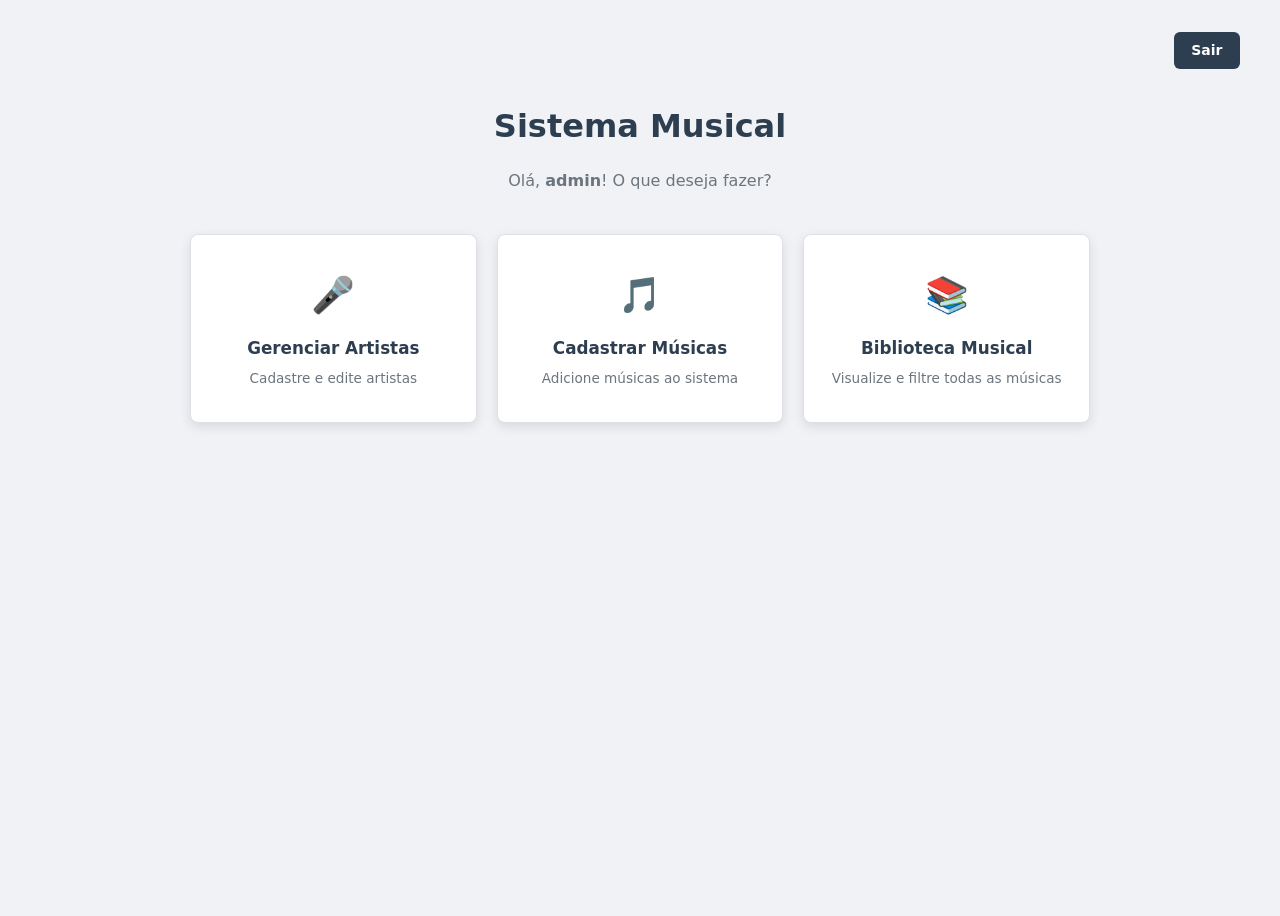
<file: projeto_musical/index.html>
<!DOCTYPE html>
<html lang="pt-br">
<head>
    <meta charset="UTF-8">
    <meta name="viewport" content="width=device-width, initial-scale=1.0">
    <title>Menu Principal Sistema Musical</title>
    <link rel="icon" href="data:image/svg+xml,<svg xmlns=%27http://www.w3.org/2000/svg%27 viewBox=%270 0 100 100%27><text y=%27.9em%27 font-size=%2790%27>🎵</text></svg>">
    <link rel="stylesheet" href="styles.css">
</head>
<body>
    <div class="container">
        <!-- Barra superior com o botão Sair -->
        <div class="topbar">
            <a href="login.html" class="btn-back">Sair</a>
        </div>

        <!-- Cabeçalho da página de boas-vindas -->
        <div class="page-header">
            <h1>Sistema Musical</h1>
            <p>Olá, <strong>admin</strong>! O que deseja fazer?</p>
        </div>

        <!-- Grade com os cards de navegação do menu -->
        <div class="menu-grid">
            <div class="menu-card">
                <a href="cadastro_artista.html">
                    <div class="menu-card-icon">🎤</div>
                    <div class="menu-card-title">Gerenciar Artistas</div>
                    <div class="menu-card-desc">Cadastre e edite artistas</div>
                </a>
            </div>

            <div class="menu-card">
                <a href="cadastro_musica.html">
                    <div class="menu-card-icon">🎵</div>
                    <div class="menu-card-title">Cadastrar Músicas</div>
                    <div class="menu-card-desc">Adicione músicas ao sistema</div>
                </a>
            </div>

            <div class="menu-card">
                <a href="listagem_musicas.html">
                    <div class="menu-card-icon">📚</div>
                    <div class="menu-card-title">Biblioteca Musical</div>
                    <div class="menu-card-desc">Visualize e filtre todas as músicas</div>
                </a>
            </div>
        </div>
    </div>
</body>
</html>
</file>
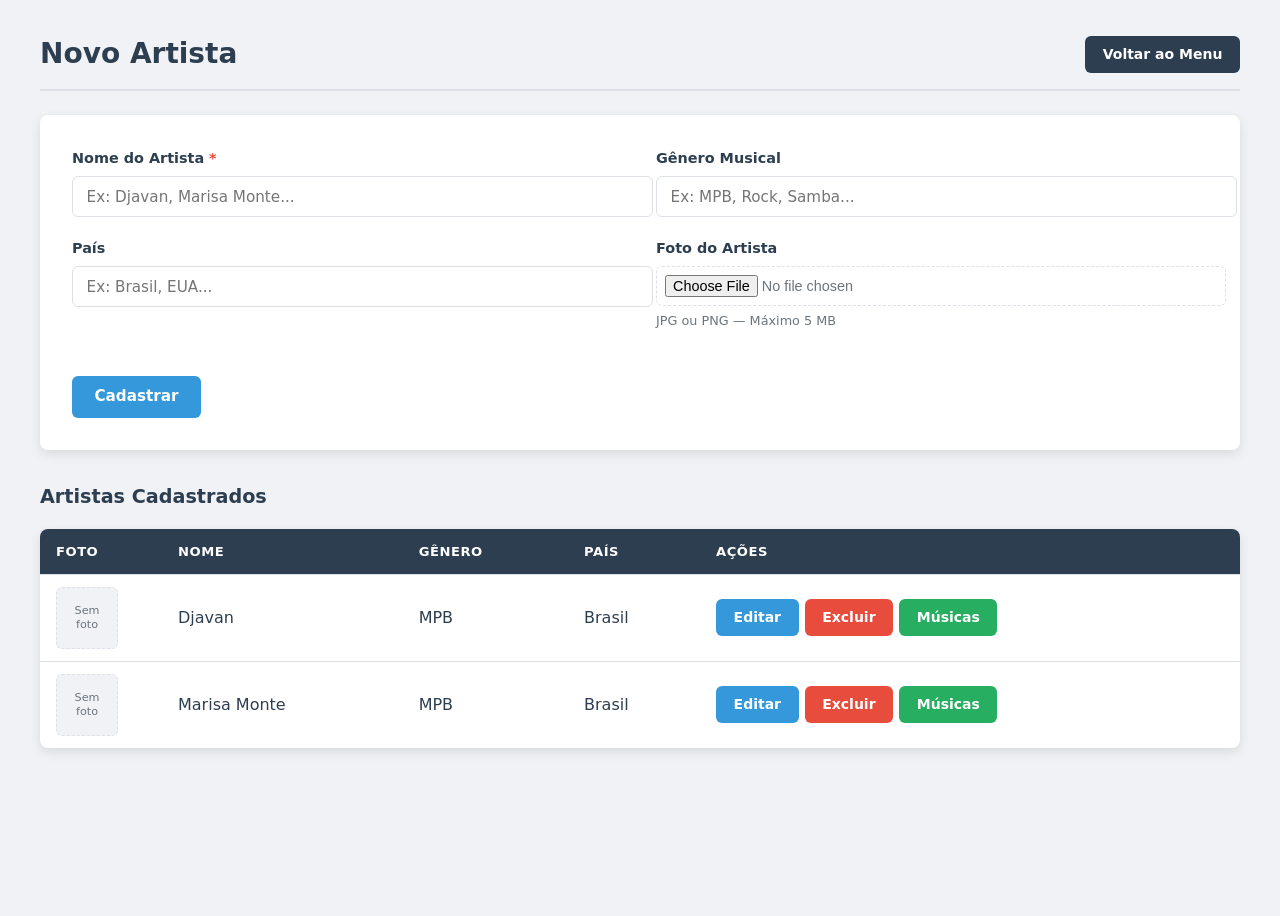
<file: projeto_musical/cadastro_artista.html>
<!DOCTYPE html>
<html lang="pt-br">
<head>
    <meta charset="UTF-8">
    <meta name="viewport" content="width=device-width, initial-scale=1.0">
    <title>Novo Artista - Sistema Musical</title>
    <link rel="icon" href="data:image/svg+xml,<svg xmlns=%27http://www.w3.org/2000/svg%27 viewBox=%270 0 100 100%27><text y=%27.9em%27 font-size=%2790%27>🎵</text></svg>">
    <link rel="stylesheet" href="styles.css">
</head>
<body>
    <div class="container">
        <!-- Cabeçalho da página com o botão de voltar ao menu -->
        <div class="page-header-bar">
            <h2>Novo Artista</h2>
            <div class="header-actions">
                <a href="index.html" class="btn-back">Voltar ao Menu</a>
            </div>
        </div>

        <!-- Formulário de cadastro do artista -->
        <form method="post" action="#" enctype="multipart/form-data">
            <div class="form-grid">
                <div class="form-group">
                    <label for="nome">Nome do Artista <span style="color:var(--red)">*</span></label>
                    <input type="text" id="nome" name="nome" required placeholder="Ex: Djavan, Marisa Monte...">
                </div>

                <div class="form-group">
                    <label for="genero">Gênero Musical</label>
                    <input type="text" id="genero" name="genero" placeholder="Ex: MPB, Rock, Samba...">
                </div>

                <div class="form-group">
                    <label for="pais">País</label>
                    <input type="text" id="pais" name="pais" placeholder="Ex: Brasil, EUA...">
                </div>

                <div class="form-group">
                    <label for="imagem">Foto do Artista</label>
                    <input type="file" id="imagem" name="imagem" accept="image/*">
                    <small>JPG ou PNG — Máximo 5 MB</small>
                </div>
            </div>

            <div class="form-actions">
                <button type="submit" class="btn-primary">Cadastrar</button>
            </div>
        </form>

        <!-- Tabela de Artistas Cadastrados (dados fixos nesta fase) -->
        <h3>Artistas Cadastrados</h3>
        <div class="table-container">
            <table>
                <thead>
                    <tr>
                        <th class="col-foto">Foto</th>
                        <th>Nome</th>
                        <th>Gênero</th>
                        <th>País</th>
                        <th class="col-acoes">Ações</th>
                    </tr>
                </thead>
                <tbody>
                    <tr>
                        <td><div class="no-image">Sem<br>foto</div></td>
                        <td>Djavan</td>
                        <td>MPB</td>
                        <td>Brasil</td>
                        <td>
                            <div class="action-buttons">
                                <a href="#" class="btn-edit">Editar</a>
                                <a href="#" class="btn-delete">Excluir</a>
                                <a href="cadastro_musica.html" class="btn-music">Músicas</a>
                            </div>
                        </td>
                    </tr>
                    <tr>
                        <td><div class="no-image">Sem<br>foto</div></td>
                        <td>Marisa Monte</td>
                        <td>MPB</td>
                        <td>Brasil</td>
                        <td>
                            <div class="action-buttons">
                                <a href="#" class="btn-edit">Editar</a>
                                <a href="#" class="btn-delete">Excluir</a>
                                <a href="cadastro_musica.html" class="btn-music">Músicas</a>
                            </div>
                        </td>
                    </tr>
                </tbody>
            </table>
        </div>
    </div>
</body>
</html>
</file>
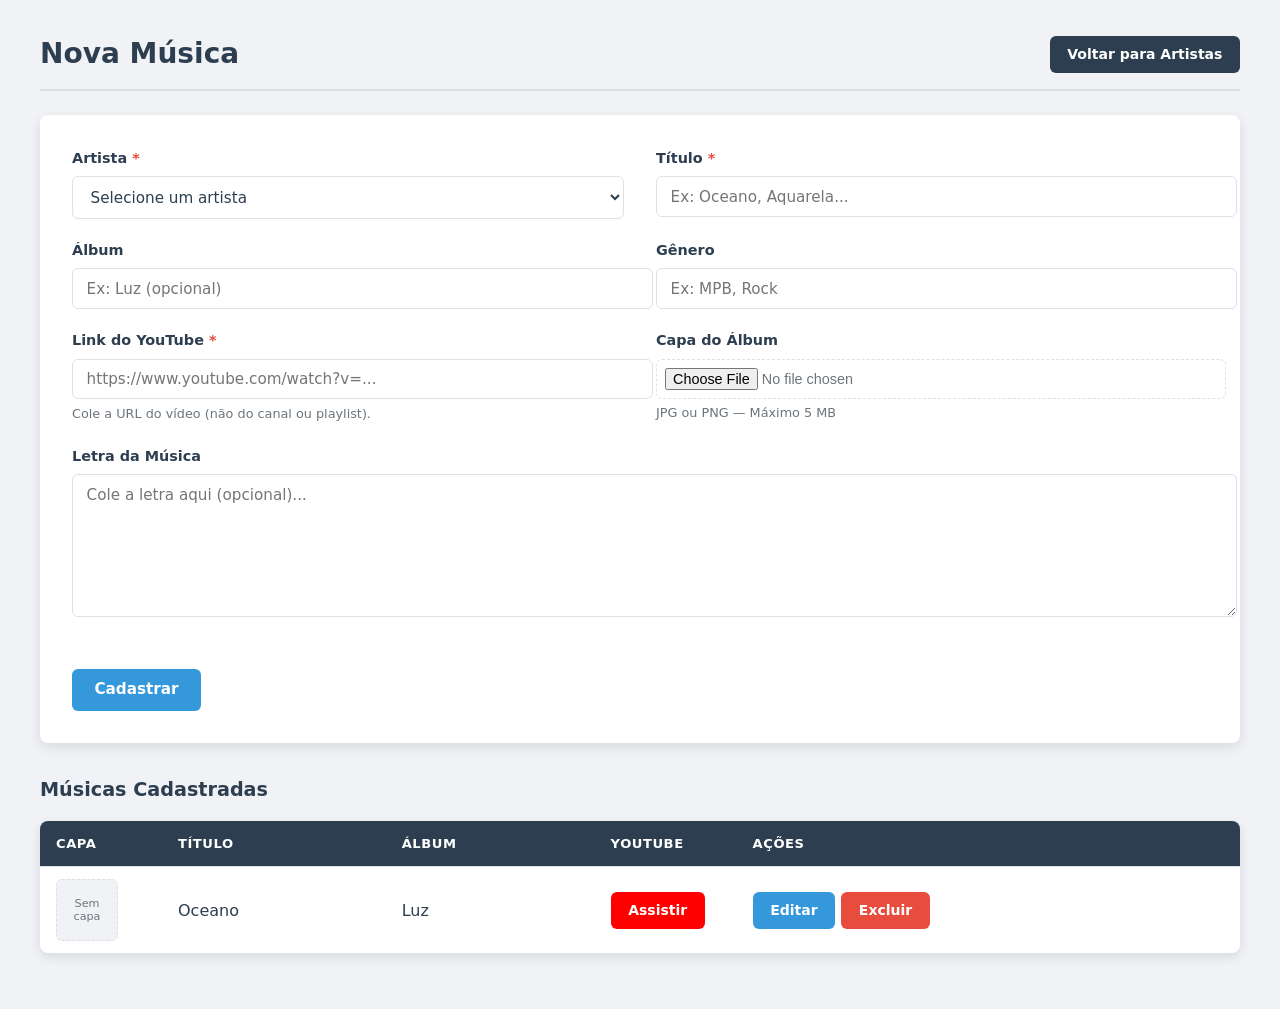
<file: projeto_musical/cadastro_musica.html>
<!DOCTYPE html>
<html lang="pt-br">
<head>
    <meta charset="UTF-8">
    <meta name="viewport" content="width=device-width, initial-scale=1.0">
    <title>Nova Música - Sistema Musical</title>
    <link rel="icon" href="data:image/svg+xml,<svg xmlns=%27http://www.w3.org/2000/svg%27 viewBox=%270 0 100 100%27><text y=%27.9em%27 font-size=%2790%27>🎵</text></svg>">
    <link rel="stylesheet" href="styles.css">
</head>
<body>
    <div class="container">
        <!-- Cabeçalho com o botão de voltar para Artistas -->
        <div class="page-header-bar">
            <h2>Nova Música</h2>
            <div class="header-actions">
                <a href="cadastro_artista.html" class="btn-back">Voltar para Artistas</a>
            </div>
        </div>

        <!-- Formulário de cadastro da música -->
        <form method="post" action="#" enctype="multipart/form-data">
            <div class="form-grid">
                <!-- Linha 1: Artista e Título -->
                <div class="form-group">
                    <label for="artista_id">Artista <span style="color:var(--red)">*</span></label>
                    <select name="artista_id" id="artista_id" required>
                        <option value="">Selecione um artista</option>
                        <option value="1">Djavan</option>
                        <option value="2">Marisa Monte</option>
                    </select>
                </div>

                <div class="form-group">
                    <label for="titulo">Título <span style="color:var(--red)">*</span></label>
                    <input type="text" id="titulo" name="titulo" required placeholder="Ex: Oceano, Aquarela...">
                </div>

                <!-- Linha 2: Álbum e Gênero -->
                <div class="form-group">
                    <label for="album">Álbum</label>
                    <input type="text" id="album" name="album" placeholder="Ex: Luz (opcional)">
                </div>

                <div class="form-group">
                    <label for="genero">Gênero</label>
                    <input type="text" id="genero" name="genero" placeholder="Ex: MPB, Rock">
                </div>

                <!-- Linha 3: Link do YouTube e Capa -->
                <div class="form-group">
                    <label for="youtube_link">Link do YouTube <span style="color:var(--red)">*</span></label>
                    <input type="url" id="youtube_link" name="youtube_link" required placeholder="https://www.youtube.com/watch?v=...">
                    <small>Cole a URL do vídeo (não do canal ou playlist).</small>
                </div>

                <div class="form-group">
                    <label for="imagem_capa">Capa do Álbum</label>
                    <input type="file" id="imagem_capa" name="imagem_capa" accept="image/*">
                    <small>JPG ou PNG — Máximo 5 MB</small>
                </div>

                <!-- Linha 4: Letra (ocupa as duas colunas com a classe full) -->
                <div class="form-group full">
                    <label for="letra">Letra da Música</label>
                    <textarea id="letra" name="letra" placeholder="Cole a letra aqui (opcional)..."></textarea>
                </div>
            </div>

            <div class="form-actions">
                <button type="submit" class="btn-primary">Cadastrar</button>
            </div>
        </form>

        <!-- Tabela de Músicas Cadastradas (dados fixos) -->
        <h3>Músicas Cadastradas</h3>
        <div class="table-container">
            <table>
                <thead>
                    <tr>
                        <th class="col-capa">Capa</th>
                        <th>Título</th>
                        <th>Álbum</th>
                        <th class="col-youtube">YouTube</th>
                        <th class="col-acoes">Ações</th>
                    </tr>
                </thead>
                <tbody>
                    <tr>
                        <td><div class="no-image">Sem<br>capa</div></td>
                        <td>Oceano</td>
                        <td>Luz</td>
                        <td><a href="#" target="_blank" class="btn-youtube">Assistir</a></td>
                        <td>
                            <div class="action-buttons">
                                <a href="#" class="btn-edit">Editar</a>
                                <a href="#" class="btn-delete">Excluir</a>
                            </div>
                        </td>
                    </tr>
                </tbody>
            </table>
        </div>
    </div>
</body>
</html>
</file>
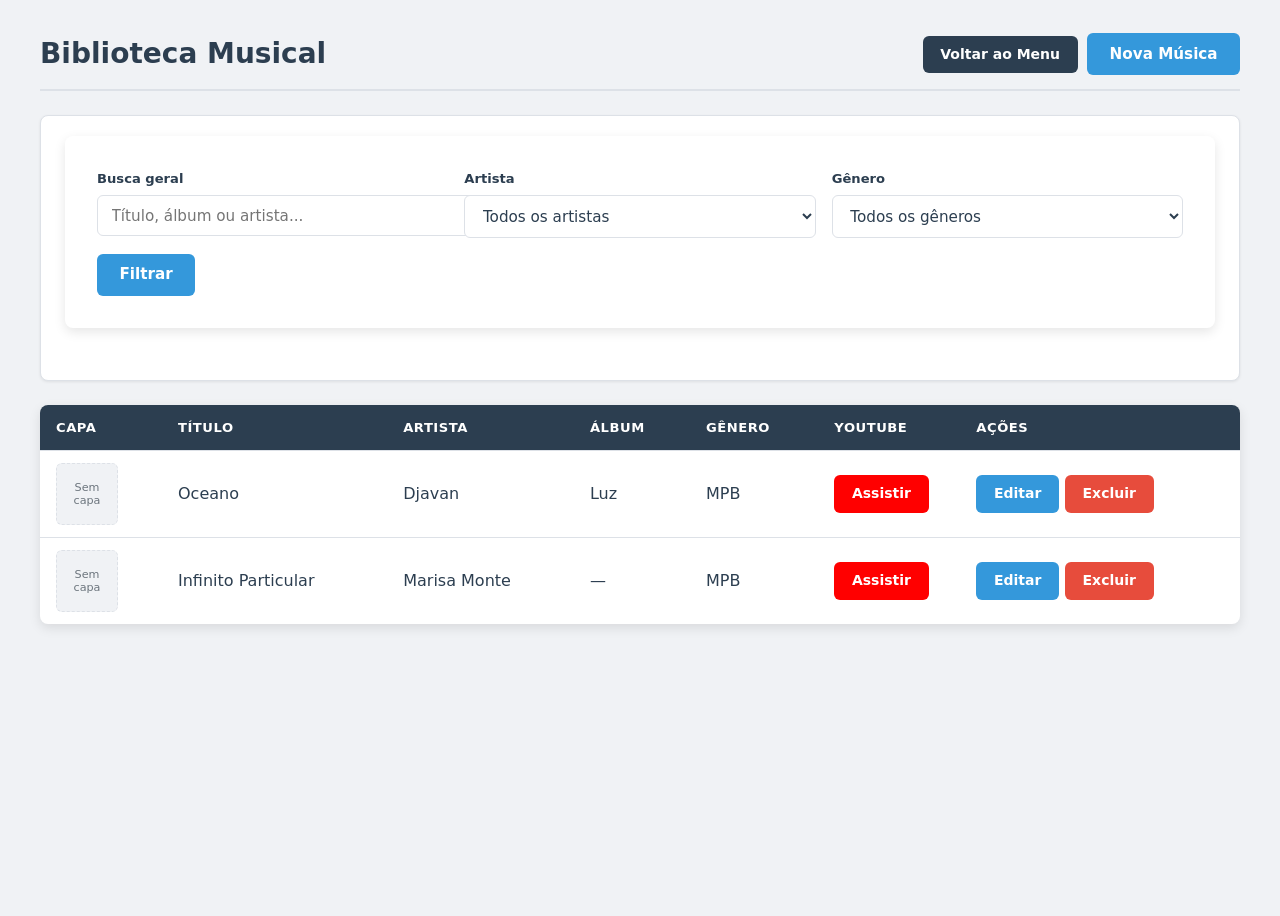
<file: projeto_musical/listagem_musicas.html>
<!DOCTYPE html>
<html lang="pt-br">
<head>
    <meta charset="UTF-8">
    <meta name="viewport" content="width=device-width, initial-scale=1.0">
    <title>Biblioteca Musical - Sistema Musical</title>
    <link rel="icon" href="data:image/svg+xml,<svg xmlns=%27http://www.w3.org/2000/svg%27 viewBox=%270 0 100 100%27><text y=%27.9em%27 font-size=%2790%27>🎵</text></svg>">
    <link rel="stylesheet" href="styles.css">
</head>
<body>
    <div class="container">
        <!-- Cabeçalho da página com os botões de ação -->
        <div class="page-header-bar">
            <h2>Biblioteca Musical</h2>
            <div class="header-actions">
                <a href="index.html" class="btn-back">Voltar ao Menu</a>
                <a href="cadastro_musica.html" class="btn-primary">Nova Música</a>
            </div>
        </div>

        <!-- Área de Filtros -->
        <div class="filters">
            <form method="get" class="filter-form" action="#">
                <div class="filter-group">
                    <div class="filter-item">
                        <label for="busca">Busca geral</label>
                        <input type="text" name="busca" id="busca" placeholder="Título, álbum ou artista...">
                    </div>
                    <div class="filter-item">
                        <label for="artista">Artista</label>
                        <select name="artista" id="artista">
                            <option value="">Todos os artistas</option>
                            <option value="1">Djavan</option>
                            <option value="2">Marisa Monte</option>
                        </select>
                    </div>
                    <div class="filter-item">
                        <label for="genero">Gênero</label>
                        <select name="genero" id="genero">
                            <option value="">Todos os gêneros</option>
                            <option value="MPB">MPB</option>
                        </select>
                    </div>
                </div>
                <div class="filter-actions">
                    <button type="submit" class="btn-primary">Filtrar</button>
                </div>
            </form>
        </div>

        <!-- Tabela de Músicas -->
        <div class="table-container">
            <table>
                <thead>
                    <tr>
                        <th class="col-capa">Capa</th>
                        <th>Título</th>
                        <th>Artista</th>
                        <th>Álbum</th>
                        <th>Gênero</th>
                        <th class="col-youtube">YouTube</th>
                        <th class="col-acoes">Ações</th>
                    </tr>
                </thead>
                <tbody>
                    <tr>
                        <td><div class="no-image">Sem<br>capa</div></td>
                        <td>Oceano</td>
                        <td>Djavan</td>
                        <td>Luz</td>
                        <td>MPB</td>
                        <td><a href="#" target="_blank" class="btn-youtube">Assistir</a></td>
                        <td>
                            <div class="action-buttons">
                                <a href="#" class="btn-edit">Editar</a>
                                <a href="#" class="btn-delete">Excluir</a>
                            </div>
                        </td>
                    </tr>
                    <tr>
                        <td><div class="no-image">Sem<br>capa</div></td>
                        <td>Infinito Particular</td>
                        <td>Marisa Monte</td>
                        <td>—</td>
                        <td>MPB</td>
                        <td><a href="#" target="_blank" class="btn-youtube">Assistir</a></td>
                        <td>
                            <div class="action-buttons">
                                <a href="#" class="btn-edit">Editar</a>
                                <a href="#" class="btn-delete">Excluir</a>
                            </div>
                        </td>
                    </tr>
                </tbody>
            </table>
        </div>
    </div>
</body>
</html>
</file>
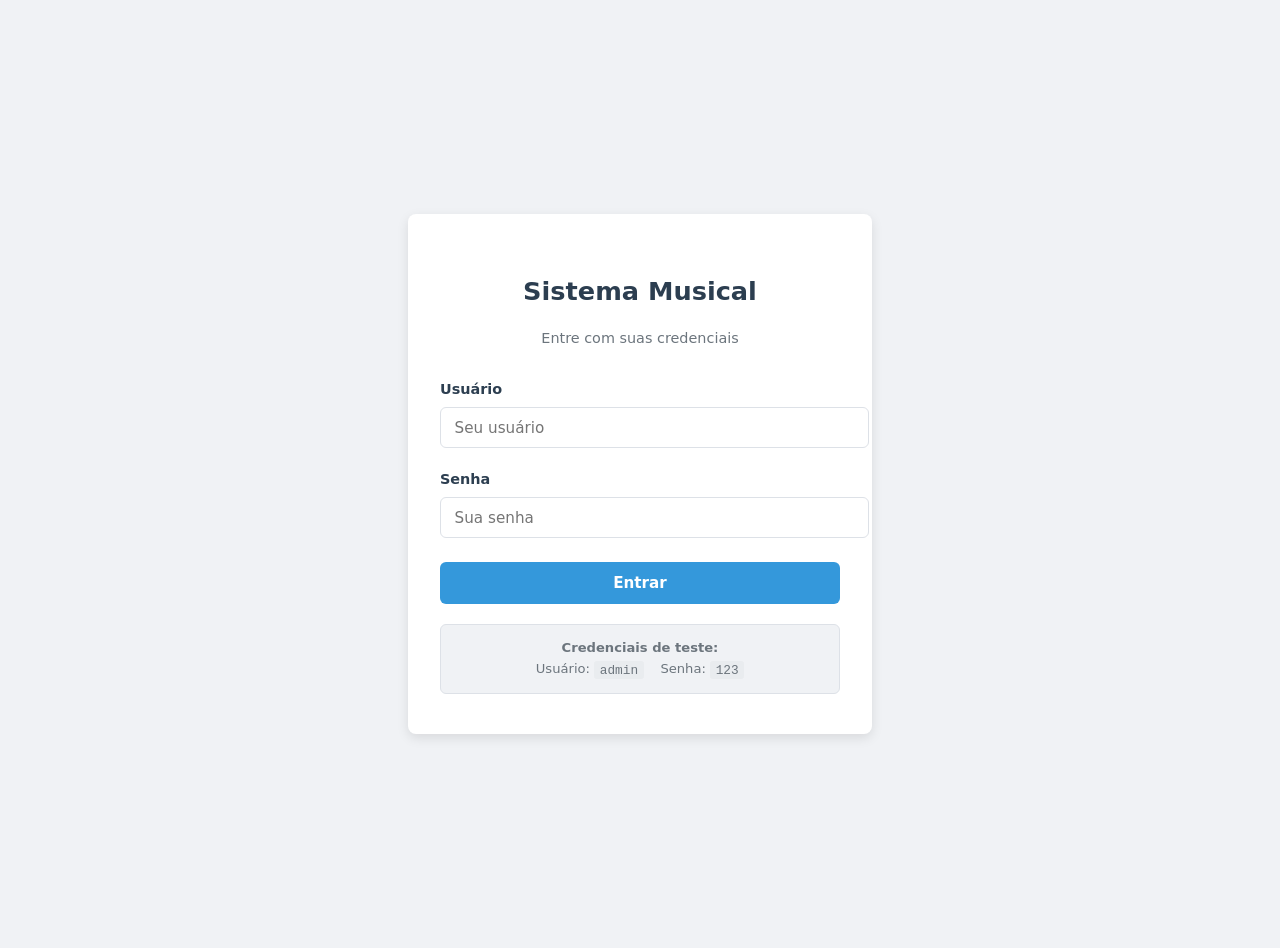
<file: projeto_musical/login.html>
<!DOCTYPE html>
<html lang="pt-br">
<head>
    <meta charset="UTF-8">
    <meta name="viewport" content="width=device-width, initial-scale=1.0">
    <title>Login Sistema Musical</title>
    <link rel="icon" href="data:image/svg+xml,<svg xmlns=%27http://www.w3.org/2000/svg%27 viewBox=%270 0 100 100%27><text y=%27.9em%27 font-size=%2790%27>🎵</text></svg>">
    <link rel="stylesheet" href="styles.css">
</head>
<body class="login-page">
    <div class="login-card">
        <div class="login-header">
            <h1>Sistema Musical</h1>
            <p>Entre com suas credenciais</p>
        </div>
        
        <form method="post" action="#">
            <div class="form-group">
                <label for="usuario">Usuário</label>
                <input type="text" id="usuario" name="usuario" required autocomplete="username" placeholder="Seu usuário">
            </div>

            <div class="form-group">
                <label for="senha">Senha</label>
                <input type="password" id="senha" name="senha" required autocomplete="current-password" placeholder="Sua senha">
            </div>

            <button type="submit" class="btn-primary">Entrar</button>
        </form>

        <div class="login-hint">
            <strong>Credenciais de teste:</strong><br>
            Usuário: <code>admin</code> &nbsp;&nbsp; Senha: <code>123</code>
        </div>
    </div>
</body>
</html>
</file>
<file: projeto_musical/styles.css>
/* ==========================================================
   SISTEMA MUSICAL: Folha de Estilos Principal (Aulas 1 a 4)
   ========================================================== */

/* 1. VARIÁVEIS E RESET */
:root {
    --primary: #2c3e50;
    --blue: #3498db;
    --blue-dark: #2980b9;
    --green: #27ae60;
    --red: #e74c3c;
    --red-dark: #c0392b;
    --bg: #f0f2f5;
    --surface: #ffffff;
    --border: #dde1e7;
    --text: #2c3e50;
    --text-muted: #6c757d;
    --shadow-sm: 0 1px 3px rgba(0,0,0,.08);
    --shadow-md: 0 4px 12px rgba(0,0,0,.10);
    --radius: 8px;
    --font: 'Segoe UI', system-ui, -apple-system, sans-serif;
}

*::before, *::after {
    margin: 0;
    padding: 0;
    box-sizing: border-box;
}

body {
    font-family: var(--font);
    background-color: var(--bg);
    color: var(--text);
    line-height: 1.6;
    min-height: 100vh;
}

/* 2. FORMULÁRIOS */
form {
    background: var(--surface);
    padding: 2rem;
    border-radius: var(--radius);
    box-shadow: var(--shadow-md);
    margin-bottom: 2rem;
}

.form-group {
    margin-bottom: 1.25rem;
}

label {
    display: block;
    margin-bottom: .4rem;
    font-size: .9rem;
    font-weight: 600;
    color: var(--primary);
}

input[type="text"],
input[type="password"],
input[type="number"],
input[type="url"],
input[type="date"],
textarea,
select {
    width: 100%;
    padding: .65rem .85rem;
    border: 1.5px solid var(--border);
    border-radius: 6px;
    font-size: .95rem;
    font-family: var(--font);
    color: var(--text);
    background: var(--surface);
    transition: border-color .25s, box-shadow .25s;
}

input:focus,
textarea:focus,
select:focus {
    outline: none;
    border-color: var(--blue);
    box-shadow: 0 0 0 3px rgba(52,152,219,.15);
}

input[type="file"] {
    width: 100%;
    padding: .5rem;
    border: 1.5px dashed var(--border);
    border-radius: 6px;
    font-size: .9rem;
    color: var(--text-muted);
    cursor: pointer;
}

/* 3. BOTÕES */
.btn-primary,
.btn-edit,
.btn-delete,
.btn-music,
.btn-back,
.btn-youtube {
    display: inline-flex;
    align-items: center;
    justify-content: center;
    gap: .35rem;
    padding: .55rem 1.1rem;
    border: none;
    border-radius: 6px;
    font-size: .875rem;
    font-weight: 600;
    font-family: var(--font);
    cursor: pointer;
    text-decoration: none;
    white-space: nowrap;
    transition: background-color .2s, transform .15s, box-shadow .2s;
    line-height: 1.4;
}

.btn-primary {
    padding: .65rem 1.4rem;
    font-size: .95rem;
    background: var(--blue);
    color: #fff;
}
.btn-primary:hover { background: var(--blue-dark); transform: translateY(-1px); box-shadow: var(--shadow-sm); }

.btn-back { background: var(--primary); color: #fff; }
.btn-back:hover { background: #1a252f; }

.btn-edit { background: var(--blue); color: #fff; }
.btn-edit:hover { background: var(--blue-dark); }

.btn-delete { background: var(--red); color: #fff; }
.btn-delete:hover { background: var(--red-dark); }

.btn-music { background: var(--green); color: #fff; }
.btn-music:hover { background: #219a52; }

.btn-youtube { background: #ff0000; color: #fff; }
.btn-youtube:hover { background: #cc0000; }

/* 4. MENSAGENS E TEXTAREA */
.message {
    display: flex;
    align-items: center;
    gap: .6rem;
    padding: .85rem 1.1rem;
    border-radius: 6px;
    margin-bottom: 1.25rem;
    font-size: .95rem;
    font-weight: 500;
}
.message.success { background: #d4edda; color: #155724; border: 1px solid #c3e6cb; }
.message.error { background: #f8d7da; color: #721c24; border: 1px solid #f5c6cb; }

textarea {
    min-height: 120px;
    resize: vertical;
}

/* 5. TELA DE LOGIN */
.login-page {
    display: flex;
    justify-content: center;
    align-items: center;
    min-height: 100vh;
    background: var(--bg);
    padding: 1rem;
}

.login-card {
    background: var(--surface);
    padding: 2.5rem 2rem;
    border-radius: var(--radius);
    box-shadow: var(--shadow-md);
    width: 100%;
    max-width: 400px;
}

.login-card form {
    background: none;
    box-shadow: none;
    padding: 0;
    margin: 0;
}

.login-header {
    text-align: center;
    margin-bottom: 1.75rem;
}

.login-header h1 {
    font-size: 1.6rem;
    color: var(--primary);
    margin-bottom: .25rem;
}

.login-header p {
    color: var(--text-muted);
    font-size: .9rem;
}

.login-card .btn-primary {
    width: 100%;
    margin-top: .25rem;
}

.login-hint {
    margin-top: 1.25rem;
    padding: .75rem 1rem;
    background: var(--bg);
    border-radius: 6px;
    text-align: center;
    font-size: .82rem;
    color: var(--text-muted);
    border: 1px solid var(--border);
}

.login-hint code {
    background: #e9ecef;
    padding: .1rem .35rem;
    border-radius: 3px;
    font-size: .8rem;
}

/* 6. LAYOUT BASE E TIPOGRAFIA */
.container {
    max-width: 1200px;
    margin: 0 auto;
    padding: 24px 32px;
}

h2 {
    font-size: 1.75rem;
    font-weight: 600;
    color: var(--primary);
    margin-bottom: 1.5rem;
    padding-bottom: .75rem;
    border-bottom: 2px solid var(--border);
}

h3 {
    font-size: 1.2rem;
    font-weight: 600;
    color: var(--primary);
    margin: 2rem 0 1rem;
}

/* 7. MENU PRINCIPAL */
.topbar {
    display: flex;
    justify-content: flex-end;
    margin-bottom: 2rem;
}

.page-header {
    text-align: center;
    margin-bottom: 2.5rem;
}

.page-header h1 {
    font-size: 2rem;
    color: var(--primary);
    margin-bottom: .35rem;
}

.page-header p { color: var(--text-muted); font-size: 1rem; }

.menu-grid {
    display: grid;
    grid-template-columns: repeat(auto-fit, minmax(240px, 1fr));
    gap: 1.25rem;
    max-width: 900px;
    margin: 0 auto;
}

.menu-card {
    background: var(--surface);
    border-radius: var(--radius);
    box-shadow: var(--shadow-md);
    transition: transform .2s, box-shadow .25s;
    border: 1px solid var(--border);
}

.menu-card:hover {
    transform: translateY(-4px);
    box-shadow: 0 8px 20px rgba(0,0,0,.13);
}

.menu-card a {
    display: block;
    padding: 2rem 1.5rem;
    text-align: center;
    text-decoration: none;
    color: var(--text);
}

.menu-card-icon { font-size: 2.2rem; margin-bottom: .75rem; }
.menu-card-title { font-size: 1.05rem; font-weight: 600; color: var(--primary); margin-bottom: .35rem; }
.menu-card-desc { font-size: .85rem; color: var(--text-muted); }

/* 9. CABEÇALHO DE PÁGINA COM AÇÕES */
.page-header-bar {
    display: flex;
    align-items: center;
    justify-content: space-between;
    gap: 1rem;
    margin-bottom: 1.5rem;
    padding-bottom: .75rem;
    border-bottom: 2px solid var(--border);
    flex-wrap: wrap;
}

.page-header-bar h2 {
    margin: 0;
    padding: 0;
    border: none;
    font-size: 1.75rem;
    font-weight: 600;
    color: var(--primary);
}

.page-header-bar .header-actions {
    display: flex;
    gap: .6rem;
    flex-wrap: wrap;
    align-items: center;
}

/* 10. FORMULÁRIO EM GRADE */
small {
    display: block;
    margin-top: .3rem;
    font-size: .8rem;
    color: var(--text-muted);
}

.form-grid {
    display: grid;
    grid-template-columns: 1fr 1fr;
    gap: 0 2rem;
}

.form-grid .form-group.full {
    grid-column: 1 / -1;
}

.form-actions {
    display: flex;
    gap: .75rem;
    align-items: center;
    flex-wrap: wrap;
    margin-top: 1.5rem;
    grid-column: 1 / -1;
}

/* 11. TABELAS */
.table-container {
    background: var(--surface);
    border-radius: var(--radius);
    box-shadow: var(--shadow-md);
    overflow: hidden;
    margin-bottom: 1.5rem;
}

table {
    width: 100%;
    border-collapse: collapse;
}

th, td {
    padding: 12px 16px;
    text-align: left;
    vertical-align: middle;
    border-bottom: 1px solid var(--border);
}

th {
    background: var(--primary);
    color: #fff;
    font-size: .82rem;
    font-weight: 600;
    letter-spacing: .04em;
    text-transform: uppercase;
    white-space: nowrap;
}

tbody tr:last-child td { border-bottom: none; }
tbody tr:hover { background: #f8fafc; }

.col-foto,
.col-capa { width: 90px; white-space: nowrap; }
.col-youtube { width: 110px; white-space: nowrap; }
.col-acoes { white-space: nowrap; }

.action-buttons {
    display: flex;
    gap: 6px;
    align-items: center;
    flex-wrap: nowrap;
}

.no-image {
    width: 60px;
    height: 60px;
    background: var(--bg);
    border: 1.5px dashed var(--border);
    border-radius: 6px;
    display: flex;
    align-items: center;
    justify-content: center;
    font-size: .7rem;
    color: var(--text-muted);
    text-align: center;
    line-height: 1.2;
}

/* 14. FILTROS */
.filters {
    background: var(--surface);
    padding: 1.25rem 1.5rem;
    border-radius: var(--radius);
    box-shadow: var(--shadow-sm);
    margin-bottom: 1.5rem;
    border: 1px solid var(--border);
}

.filter-group {
    display: flex;
    gap: 1rem;
    flex-wrap: wrap;
    margin-bottom: 1rem;
}

.filter-item {
    flex: 1;
    min-width: 180px;
}

.filter-item label {
    font-size: .82rem;
}

.filter-actions {
    display: flex;
    gap: .75rem;
    align-items: center;
}

/* 15. UTILITÁRIOS */
.text-center { text-align: center; }
.text-muted { color: var(--text-muted); font-size: .9rem; }
.mt-1 { margin-top: .5rem; }
.mt-2 { margin-top: 1rem; }
.mt-3 { margin-top: 1.5rem; }
.mb-1 { margin-bottom: .5rem; }
.mb-2 { margin-bottom: 1rem; }
.mb-3 { margin-bottom: 1.5rem; }

/* 16. RESPONSIVIDADE */
@media (max-width: 768px) {
    .container { padding: 16px; }
    h2 { font-size: 1.4rem; }
    form { padding: 1.25rem; }
    .form-grid { grid-template-columns: 1fr; }
    .filter-group { flex-direction: column; gap: .75rem; }
    .filter-item { min-width: 100%; }
    .table-container { overflow-x: auto; }
    table { min-width: 560px; }
    th, td { padding: 10px 12px; font-size: .85rem; }
    .no-image { width: 48px; height: 48px; }
    .col-foto, .col-capa { width: 68px; }
    .action-buttons { flex-wrap: wrap; gap: 4px; }
    .btn-edit, .btn-delete, .btn-music, .btn-youtube {
        padding: .4rem .7rem;
        font-size: .78rem;
    }
    .menu-grid { grid-template-columns: 1fr; }
}
</file>
